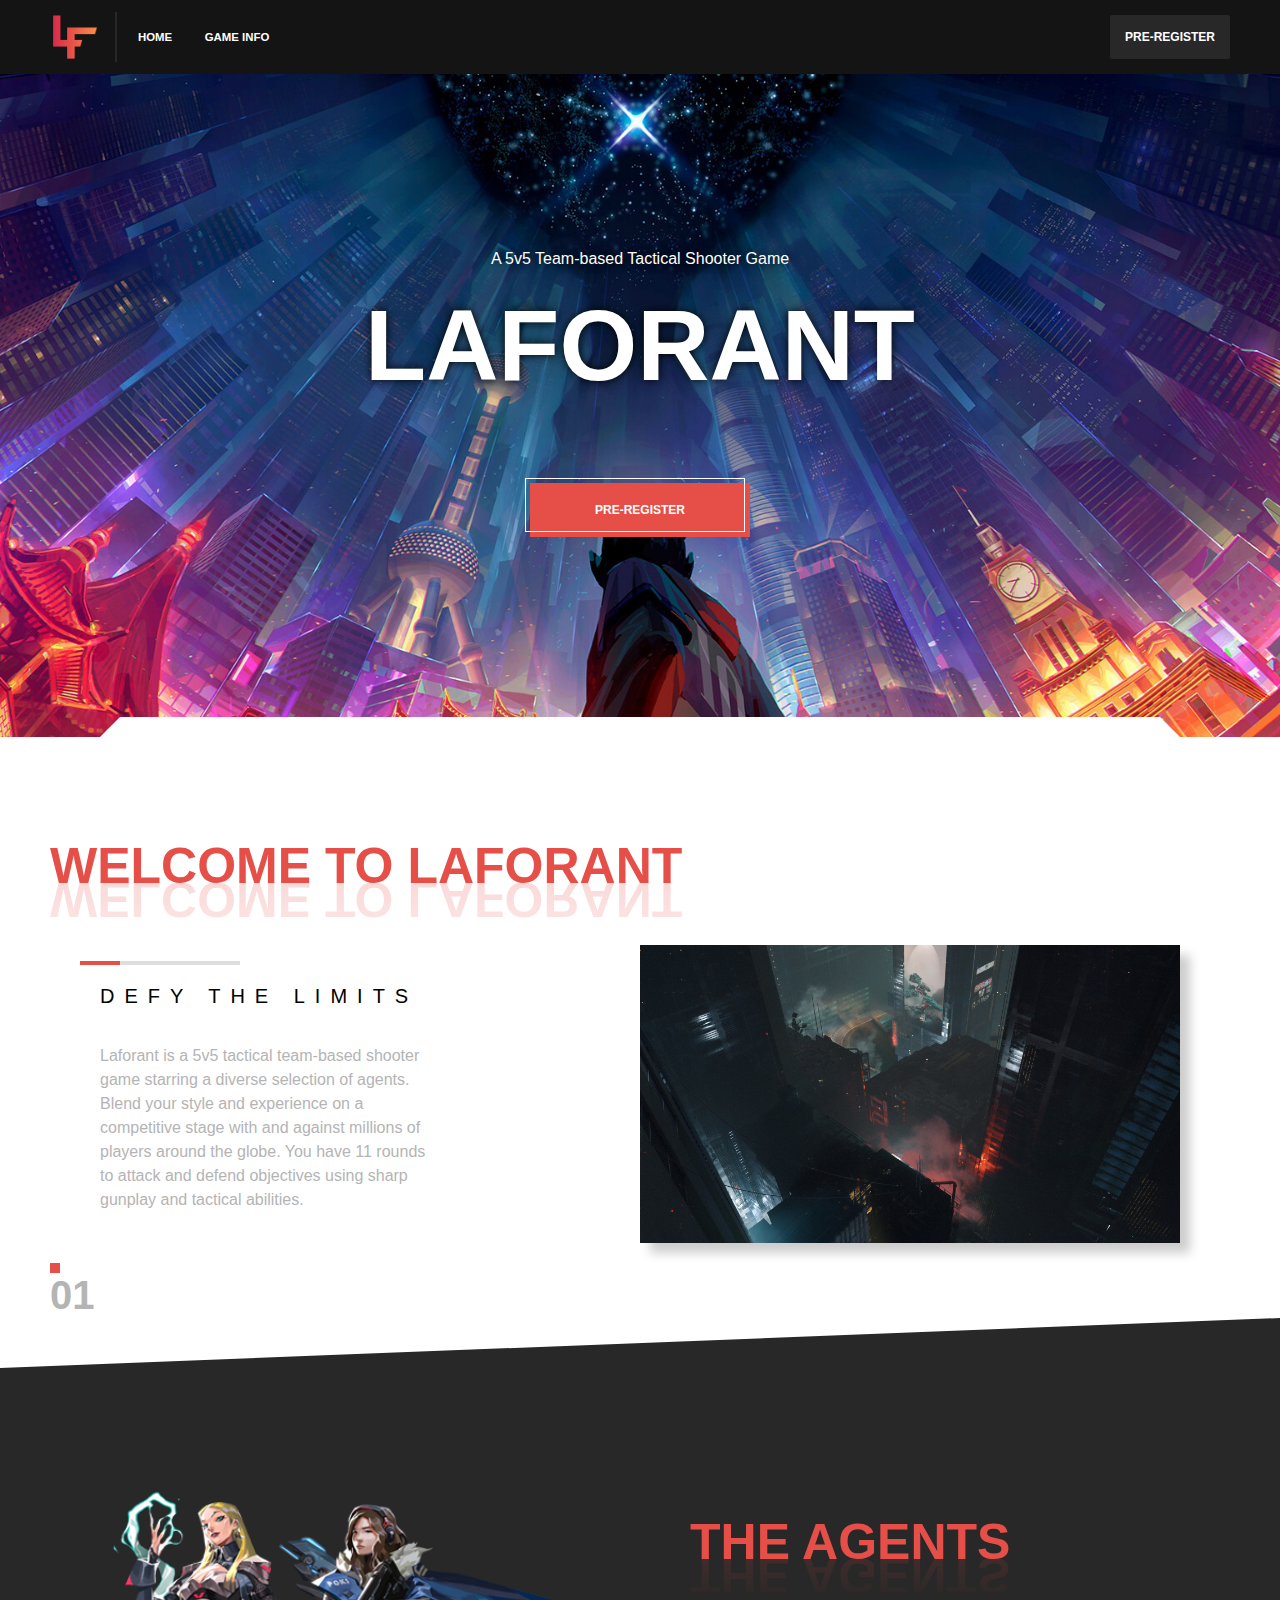
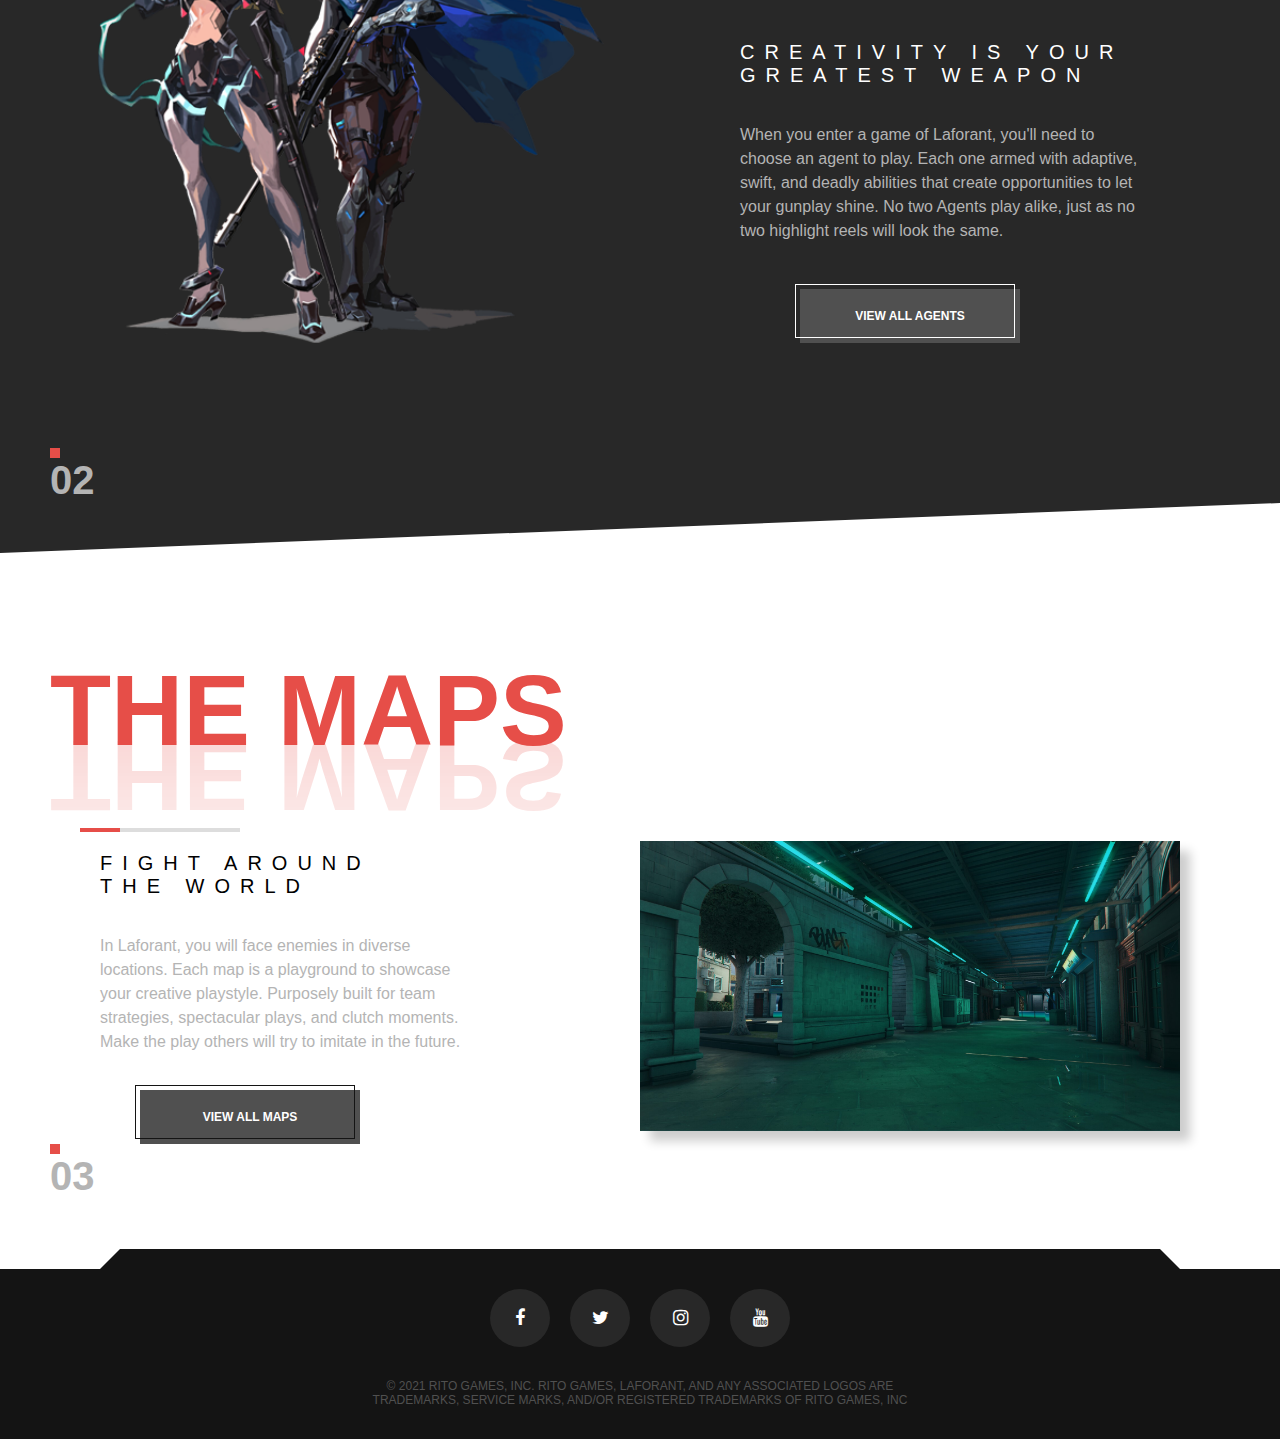
<file: index.html>
<!DOCTYPE html>
<html lang="en">
<head>
    <meta charset="UTF-8">
    <meta http-equiv="X-UA-Compatible" content="IE=edge">
    <meta name="viewport" content="width=device-width, initial-scale=1.0">
    <title>HOME</title>
    <link rel="stylesheet" href="index.css">
    <link rel="icon" href="./Assets/logoFix.png">
    <link rel="stylesheet" href="https://cdnjs.cloudflare.com/ajax/libs/font-awesome/4.7.0/css/font-awesome.min.css">
</head>
<body>
    <div class="nav">
        <div class="link">
            <div class="logo">
                <a href="index.html"><img src="./Assets/logoFix.png" alt=""></a>
            </div>
            <div class="line"></div>
            <a onclick="home()">HOME</a>
            <div class="dropdown">
                <a onclick="intro()" class="dropbtn">GAME INFO</a>
                <div class="dropctn">
                    <a onclick="agent()">AGENTS</a>
                    <a onclick="map()">MAPS</a>
                    <a href="specs.html">SPECS</a>
                </div>
            </div>
        </div>
        <div class="register">
            <a href="register.html">PRE-REGISTER</a>
        </div>
    </div>

    <div class="content">
        <div class="home" id="home">
            <p>A 5v5 Team-based Tactical Shooter Game</p>
            <h1>LAFORANT</h1>
            <div class="home-reg">
                <a href="register.html">PRE-REGISTER</a>
            </div>
            <div class="deco"></div>
        </div>

        <div class="intro" id="intro">
            <h1>WELCOME TO LAFORANT</h1>
            <div class="introctn">
                <div class="intro-txt">
                    <div class="chart">
                        <div class="fill"></div>
                        <div class="back"></div>
                    </div>
                    <h2>DEFY THE LIMITS</h2>
                    <p>Laforant is a 5v5 tactical team-based shooter <br>game starring a diverse selection of agents. <br>Blend your style and experience on a <br>competitive stage with and against millions of <br>players around the globe. You have 11 rounds <br>to attack and defend objectives using sharp <br>gunplay and tactical abilities.</p>
                </div>
                <div class="intro-img">
                    <img src="./Assets/darin-drvld-cam1-large.jpg" alt="">
                </div>
            </div>
            <div class="bottom-left">
                <p>01</p>
            </div>
        </div>

        <div class="agent" id="agent">
            <div class="slope"></div>
            <div class="agentctn">
                <div class="agent-img">
                    <img src="./Assets/charPreviewA.png" alt="">
                </div>
                <div class="agent-txt">
                    <h1>THE AGENTS</h1>
                    <h2>CREATIVITY IS YOUR <br>GREATEST WEAPON</h2>
                    <p>When you enter a game of Laforant, you'll need to <br>choose an agent to play. Each one armed with adaptive,<br> swift, and deadly abilities that create opportunities to let<br> your gunplay shine. No two Agents play alike, just as no<br> two highlight reels will look the same.</p>
                    <div class="agent-img2">
                        <img src="./Assets/charPreviewA.png" alt="">
                    </div>
                    <a href="agent.html">VIEW ALL AGENTS</a>
                </div>
            </div>
            <div class="bottom-left">
                <p>02</p>
            </div>
            <div class="slope2"></div>
        </div>

        <div class="map" id="map">
            <h1>THE MAPS</h1>
            <div class="mapctn">
                <div class="map-txt">
                    <div class="chart">
                        <div class="fill"></div>
                        <div class="back"></div>
                    </div>
                    <h2>FIGHT AROUND <br>THE WORLD</h2>
                    <p>In Laforant, you will face enemies in diverse<br> locations. Each map is a playground to showcase<br> your creative playstyle. Purposely built for team<br> strategies, spectacular plays, and clutch moments.<br> Make the play others will try to imitate in the future.</p>
                    <div class="map-img2">
                        <img src="./Assets/peter-tran-007.jpg" alt="">
                    </div>
                    <a href="maps.html">VIEW ALL MAPS</a>
                </div>
                <div class="map-img">
                    <img src="./Assets/peter-tran-007.jpg" alt="">
                </div>
            </div>
            <div class="bottom-left">
                <p>03</p>
            </div>
            <div class="deco2"></div>
        </div>
    </div>

    <div class="footer">
        <div class="sosmed">
            <a href="https://www.facebook.com/" target="_blank" class="fa fa-facebook"></a>
            <a href="https://twitter.com/home" target="_blank" class="fa fa-twitter"></a>
            <a href="https://www.instagram.com/" target="_blank" class="fa fa-instagram"></a>
            <a href="https://www.youtube.com/" target="_blank" class="fa fa-youtube"></a>
        </div>
        <div class="footer-txt">
            <p>&copy 2021 RITO GAMES, INC. RITO GAMES, LAFORANT, AND ANY ASSOCIATED LOGOS ARE <br>TRADEMARKS, SERVICE MARKS, AND/OR REGISTERED TRADEMARKS OF RITO GAMES, INC</p>
        </div>
    </div>
    
    <script src="index.js"></script>
</body>
</html>
</file>
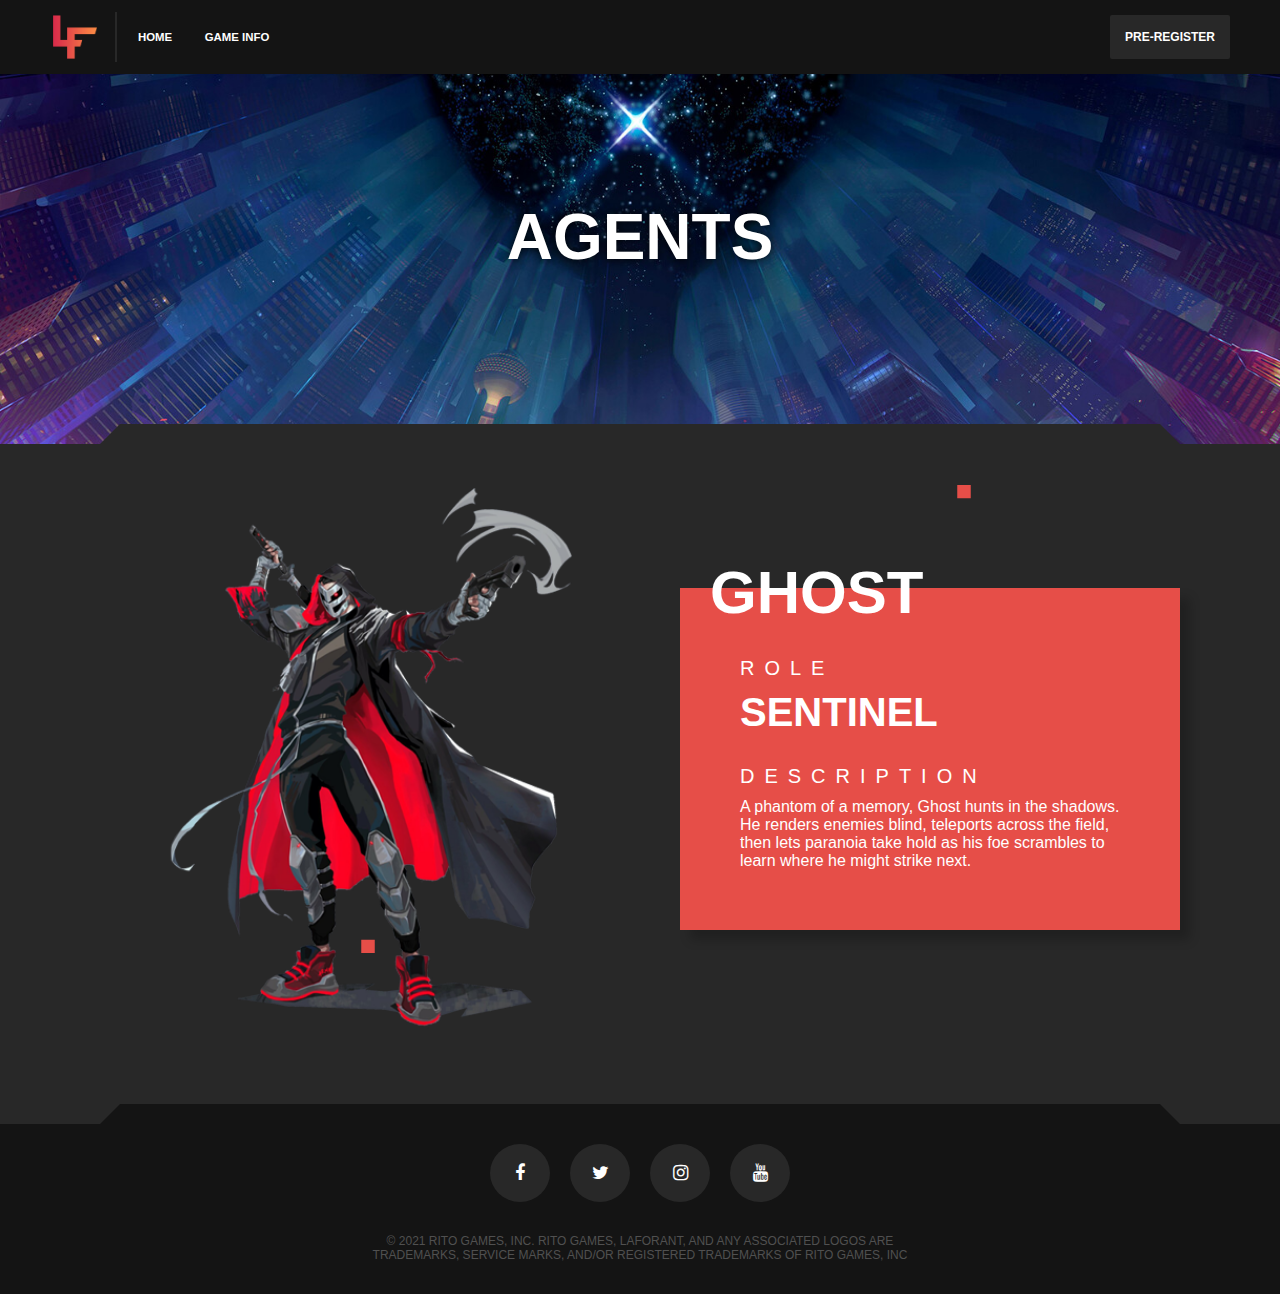
<file: agent.html>
<!DOCTYPE html>
<html lang="en">
<head>
    <meta charset="UTF-8">
    <meta http-equiv="X-UA-Compatible" content="IE=edge">
    <meta name="viewport" content="width=device-width, initial-scale=1.0">
    <title>AGENTS</title>
    <script src="jquery-3.5.1.min.js"></script>
    <link rel="stylesheet" href="agent.css">
    <link rel="icon" href="./Assets/logoFix.png">
    <link rel="stylesheet" href="https://cdnjs.cloudflare.com/ajax/libs/font-awesome/4.7.0/css/font-awesome.min.css">
</head>
<body>
    <div class="nav">
        <div class="link">
            <div class="logo">
                <a href="index.html"><img src="./Assets/logoFix.png" alt=""></a>
            </div>
            <div class="line"></div>
            <a href="index.html">HOME</a>
            <div class="dropdown">
                <a href="#" class="dropbtn">GAME INFO</a>
                <div class="dropctn">
                    <a href="agent.html">AGENTS</a>
                    <a href="maps.html">MAPS</a>
                    <a href="specs.html">SPECS</a>
                </div>
            </div>
        </div>
        <div class="register">
            <a href="register.html">PRE-REGISTER</a>
        </div>
    </div>

    <div class="content">
        <div class="banner">
            <h1>AGENTS</h1>
            <div class="deco"></div>
        </div>
        <div class="agentctn">
            <div class="container">
                <div class="ghost">
                    <img src="./Assets/char1A.png" alt="">
                </div>

                <div class="lena">
                    <img src="./Assets/char2A.png" alt="">
                </div>

                <div class="dean">
                    <img src="./Assets/char3A.png" alt="">
                </div>

                <div class="jack">
                    <img src="./Assets/char4A.png" alt="">
                </div>

                <div class="dawn">
                    <img src="./Assets/char5A.png" alt="">
                </div>
            </div>

            <div class="desc-slide">
                <div class="ghost description">
                    <h2>GHOST</h2>
                    <h4>ROLE</h4>
                    <h3>SENTINEL</h3>
                    <h4>DESCRIPTION</h4>
                    <p>A phantom of a memory, Ghost hunts in the shadows. He renders enemies blind, teleports across the field, then lets paranoia take hold as his foe scrambles to learn where he might strike next.</p>
                </div>

                <div class="lena description">
                    <h2>LENA</h2>
                    <h4>ROLE</h4>
                    <h3>INITIATOR</h3>
                    <h4>DESCRIPTION</h4>
                    <p>Born from the eternal winter of Russia's tundra, Lena tracks, finds, and eliminates enemies with ruthless efficiency and precision. Her custom bow and incredible scouting abilities ensure that even if you run, you cannot hide.</p>
                </div>

                <div class="dean description">
                    <h2>DEAN</h2>
                    <h4>ROLE</h4>
                    <h3>CONTROLLER</h3>
                    <h4>DESCRIPTION</h4>
                    <p>The Chinese information broker, Dean is a one-man surveillance network who keeps tabs on the enemy's every move. No secret is safe. No maneuver goes unseen. Dean is always watching.</p>
                </div>

                <div class="jack description">
                    <h2>JACK</h2>
                    <h4>ROLE</h4>
                    <h3>INITIATOR</h3>
                    <h4>DESCRIPTION</h4>
                    <p>Jack explodes out of Brazil with his big personality and big guns. With his blunt-force-trauma playstyle, he excels at flushing entrenched enemies and clearing tight spaces with a generous dose of “boom.”</p>
                </div>

                <div class="dawn description">
                    <h2>DAWN</h2>
                    <h4>ROLE</h4>
                    <h3>SENTINEL</h3>
                    <h4>DESCRIPTION</h4>
                    <p>The stronghold of Spain, Dawn creates safety for herself and her team wherever she goes. Able to revive fallen friends and stave off aggressive pushes, she provides a calm center to a hellish fight.</p>
                </div>
            </div>
            
            <br>
        </div>
        <!-- <div class="buttons">
            <span class="dot" id="btneve">01</span>
            <span class="dot" id="btndean">02</span>
            <span class="dot" id="btnlena">03</span>
            <span class="dot" id="btnjack">04</span>
            <span class="dot" id="btndawn">05</span>
        </div> -->
        <div class="deco2"></div>
    </div>

    <div class="footer">
        <div class="sosmed">
            <a href="https://www.facebook.com/" target="_blank" class="fa fa-facebook"></a>
            <a href="https://twitter.com/home" target="_blank" class="fa fa-twitter"></a>
            <a href="https://www.instagram.com/" target="_blank" class="fa fa-instagram"></a>
            <a href="https://www.youtube.com/" target="_blank" class="fa fa-youtube"></a>
        </div>
        <div class="footer-txt">
            <p>&copy 2021 RITO GAMES, INC. RITO GAMES, LAFORANT, AND ANY ASSOCIATED LOGOS ARE <br>TRADEMARKS, SERVICE MARKS, AND/OR REGISTERED TRADEMARKS OF RITO GAMES, INC</p>
        </div>
    </div>
    
    <script src="agent.js"></script>
</body>
</html>
</file>
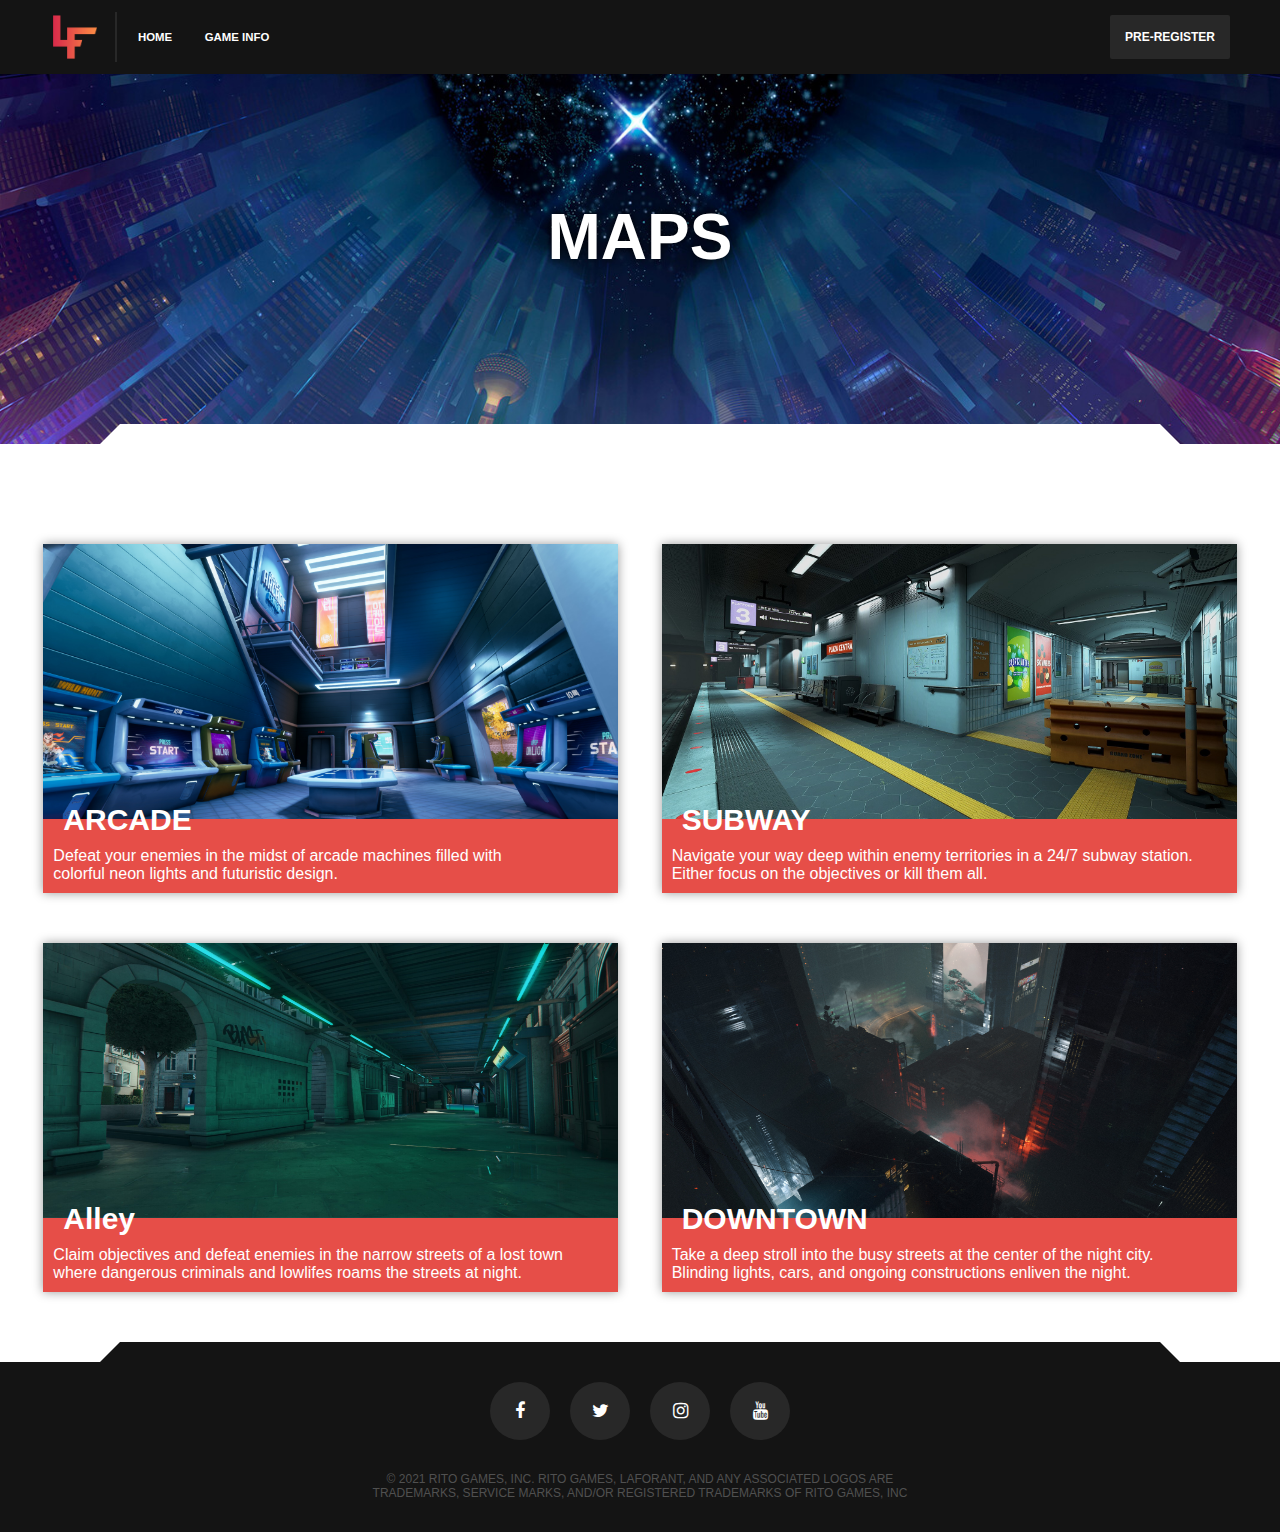
<file: maps.html>
<!DOCTYPE html>
<html lang="en">
<head>
    <meta charset="UTF-8">
    <meta http-equiv="X-UA-Compatible" content="IE=edge">
    <meta name="viewport" content="width=device-width, initial-scale=1.0">
    <title>MAPS</title>
    <link rel="stylesheet" href="maps.css">
    <link rel="icon" href="./Assets/logoFix.png">
    <link rel="stylesheet" href="https://cdnjs.cloudflare.com/ajax/libs/font-awesome/4.7.0/css/font-awesome.min.css">
</head>
<body>
    <div class="nav">
        <div class="link">
            <div class="logo">
                <a href="index.html"><img src="./Assets/logoFix.png" alt=""></a>
            </div>
            <div class="line"></div>
            <a href="index.html">HOME</a>
            <div class="dropdown">
                <a href="#" class="dropbtn">GAME INFO</a>
                <div class="dropctn">
                    <a href="agent.html">AGENTS</a>
                    <a href="maps.html">MAPS</a>
                    <a href="specs.html">SPECS</a>
                </div>
            </div>
        </div>
        <div class="register">
            <a href="register.html">PRE-REGISTER</a>
        </div>
    </div>

    <div class="content">
        <div class="banner">
            <div class="title-maps">
                <h1>MAPS</h1>
            </div>
            <div class="deco"></div>
        </div>

        <div class="map-contents">
            <div class="first-row">
                <div class="map-container">
                    <img src="Assets/joshua-llorente-15.jpg">
                    <div class="map-description">
                        <h2>ARCADE</h2>
                        <p>Defeat your enemies in the midst of arcade machines filled with <br>colorful neon lights and futuristic design.</p>
                    </div>
                </div>
                <div class="map-container">
                    <img src="Assets/benjamin-roach-upsurge-studios-pavlovvr-screenshot-station-06.jpg">
                    <div class="map-description">
                        <h2>SUBWAY</h2>
                        <p>Navigate your way deep within enemy territories in a 24/7 subway station. <br>Either focus on the objectives or kill them all.</p>
                    </div>
                </div>
            </div>
            <div class="second-row">
                <div class="map-container">
                    <img src="Assets/peter-tran-007.jpg">
                    <div class="map-description">
                        <h2>Alley</h2>
                        <p>Claim objectives and defeat enemies in the narrow streets of a lost town <br>where dangerous criminals and lowlifes roams the streets at night.</p>
                    </div>
                </div>
                <div class="map-container">
                    <img src="Assets/darin-drvld-cam1-large.jpg">
                    <div class="map-description">
                        <h2>DOWNTOWN</h2>
                        <p>Take a deep stroll into the busy streets at the center of the night city. <br>Blinding lights, cars, and ongoing constructions enliven the night.</p>
                    </div>
                </div>
            </div>
        </div>
        <div class="deco2"></div>
    </div>

    <div class="footer">
        <div class="sosmed">
            <a href="https://www.facebook.com/" target="_blank" class="fa fa-facebook"></a>
            <a href="https://twitter.com/home" target="_blank" class="fa fa-twitter"></a>
            <a href="https://www.instagram.com/" target="_blank" class="fa fa-instagram"></a>
            <a href="https://www.youtube.com/" target="_blank" class="fa fa-youtube"></a>
        </div>
        <div class="footer-txt">
            <p>&copy 2021 RITO GAMES, INC. RITO GAMES, LAFORANT, AND ANY ASSOCIATED LOGOS ARE <br>TRADEMARKS, SERVICE MARKS, AND/OR REGISTERED TRADEMARKS OF RITO GAMES, INC</p>
        </div>
    </div>
</body>
</html>
</file>
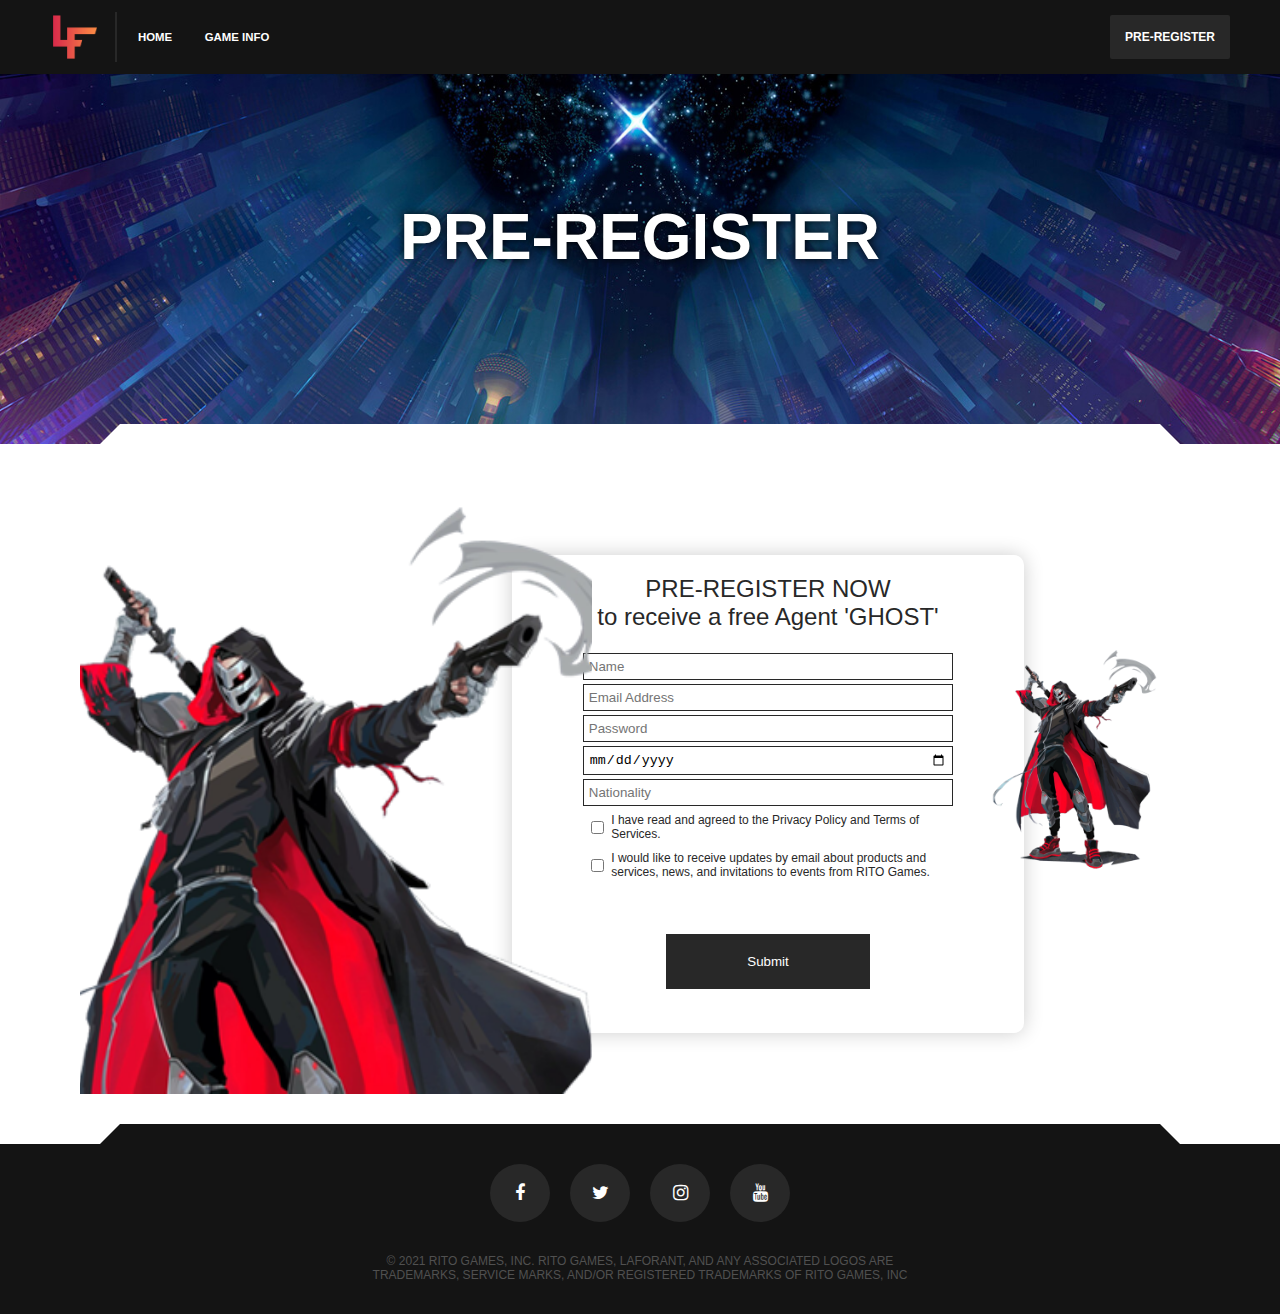
<file: register.html>
<!DOCTYPE html>
<html lang="en">
<head>
    <meta charset="UTF-8">
    <meta http-equiv="X-UA-Compatible" content="IE=edge">
    <meta name="viewport" content="width=device-width, initial-scale=1.0">
    <title>PRE-REGISTER</title>
    <link rel="stylesheet" href="register.css">
    <link rel="icon" href="./Assets/logoFix.png">
    <link rel="stylesheet" href="https://cdnjs.cloudflare.com/ajax/libs/font-awesome/4.7.0/css/font-awesome.min.css">
</head>
<body>
    <div class="nav">
        <div class="link">
            <div class="logo">
                <a href="index.html"><img src="./Assets/logoFix.png" alt=""></a>
            </div>
            <div class="line"></div>
            <a href="index.html">HOME</a>
            <div class="dropdown">
                <a href="#" class="dropbtn">GAME INFO</a>
                <div class="dropctn">
                    <a href="agent.html">AGENTS</a>
                    <a href="maps.html">MAPS</a>
                    <a href="specs.html">SPECS</a>
                </div>
            </div>
        </div>
        <div class="register">
            <a href="register.html">PRE-REGISTER</a>
        </div>
    </div>

    <div class="content">
        <div class="banner">
            <h1>PRE-REGISTER</h1>
            <div class="deco"></div>
        </div>
        <div class="form">
            <div class="form-img2"></div>
            <form action="index.html" method="post">
                <h2>PRE-REGISTER NOW <br>to receive a free Agent 'GHOST'</h2>
                <input type="text" name="name" id="name" placeholder="Name" required>
                <input type="email" name="email" id="email" placeholder="Email Address" required>
                <input type="password" name="password" id="password" placeholder="Password" required>
                <input type="date" name="dob" id="dob" required>
                <input type="text" name="nation" id="nation" placeholder="Nationality" required>
                <label>
                    <input type="checkbox" name="agree" id="agree" required>
                    <p>I have read and agreed to the Privacy Policy and Terms of Services.</p>
                </label>
                <label>
                    <input type="checkbox" name="news" id="news" required>
                    <p>I would like to receive updates by email about products and services, news, and invitations to events from RITO Games.</p>
                </label>
                <input type="submit" name="submit" id="submit">
                <div id="error"><div>error goes here</div></div>
            </form>
            <div class="form-img">
                <img src="./Assets/char1A.png" alt="">
            </div>
        </div>
        <div class="deco2"></div>
    </div>

    <div class="footer">
        <div class="sosmed">
            <a href="https://www.facebook.com/" target="_blank" class="fa fa-facebook"></a>
            <a href="https://twitter.com/home" target="_blank" class="fa fa-twitter"></a>
            <a href="https://www.instagram.com/" target="_blank" class="fa fa-instagram"></a>
            <a href="https://www.youtube.com/" target="_blank" class="fa fa-youtube"></a>
        </div>
        <div class="footer-txt">
            <p>&copy 2021 RITO GAMES, INC. RITO GAMES, LAFORANT, AND ANY ASSOCIATED LOGOS ARE <br>TRADEMARKS, SERVICE MARKS, AND/OR REGISTERED TRADEMARKS OF RITO GAMES, INC</p>
        </div>
    </div>
    
    <script src="register.js"></script>
</body>
</html>
</file>
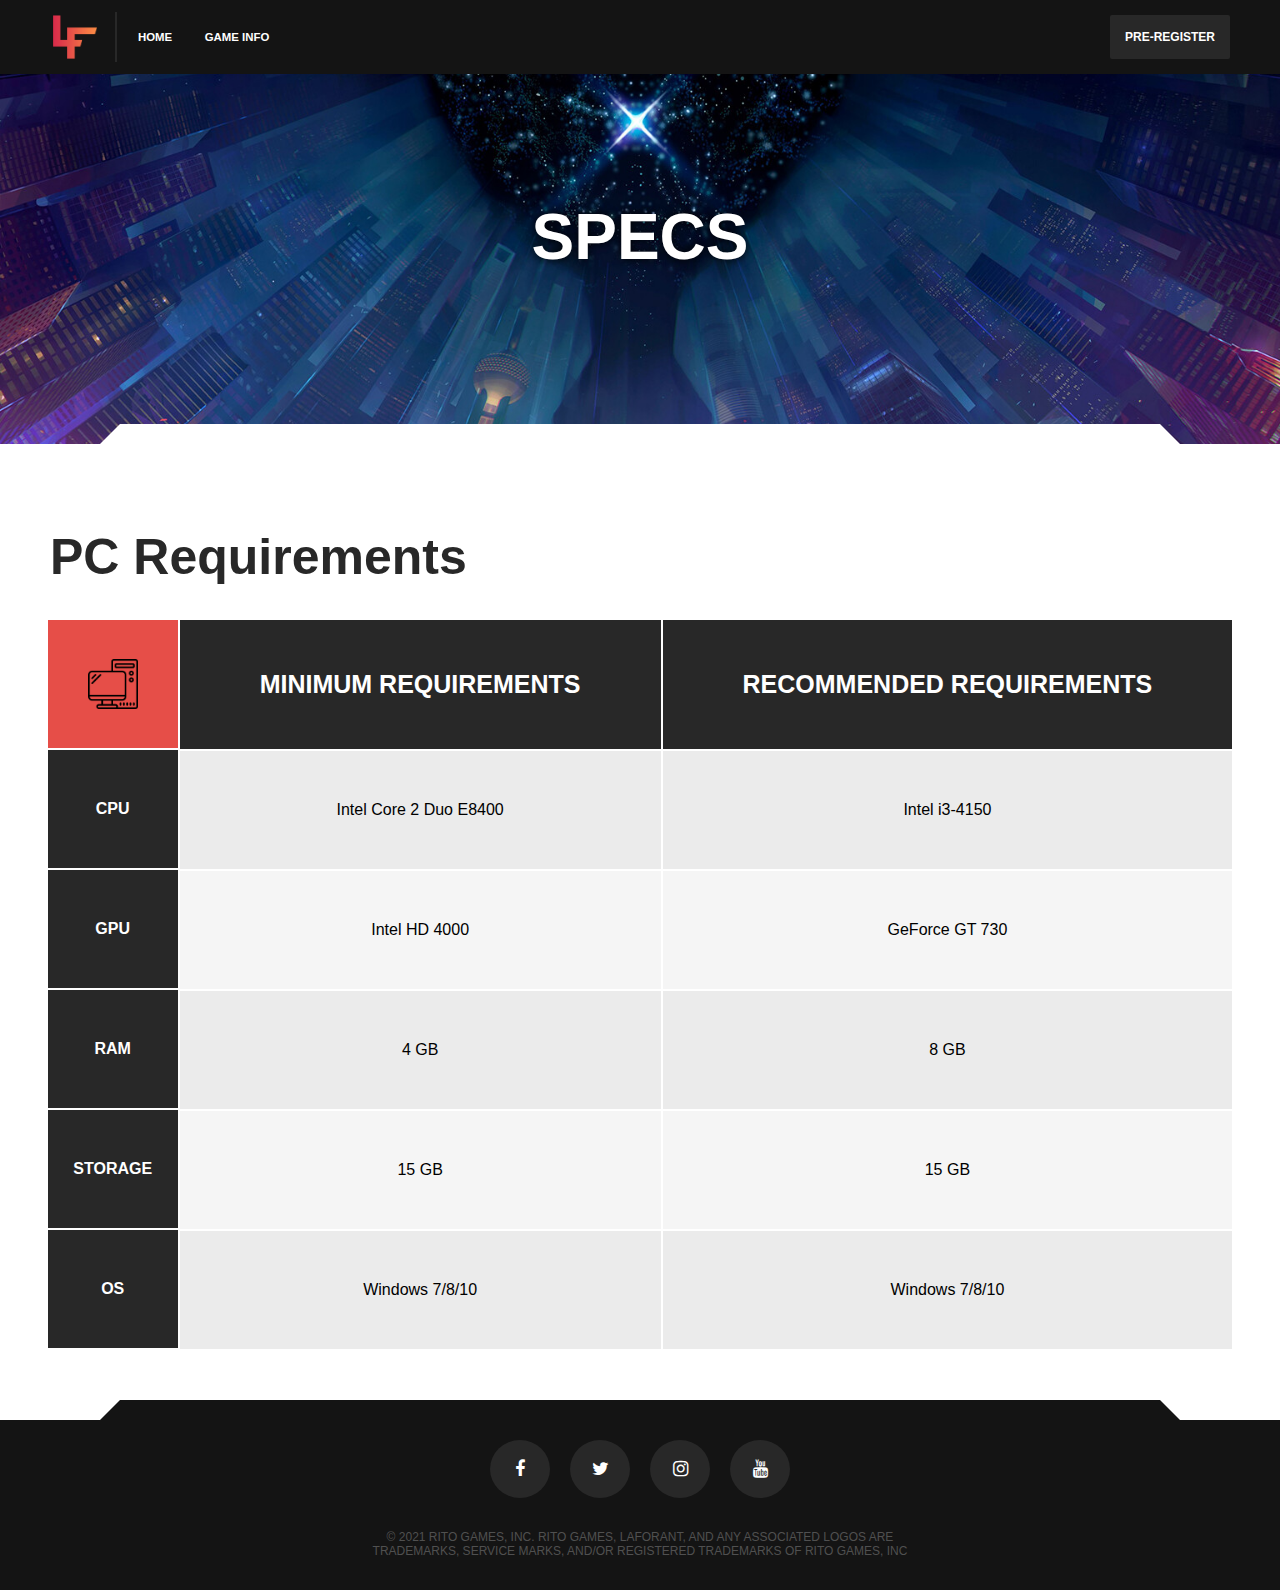
<file: specs.html>
<!DOCTYPE html>
<html lang="en">
<head>
    <meta charset="UTF-8">
    <meta http-equiv="X-UA-Compatible" content="IE=edge">
    <meta name="viewport" content="width=device-width, initial-scale=1.0">
    <title>SPECS</title>
    <link rel="stylesheet" href="specs.css">
    <link rel="icon" href="./Assets/logoFix.png">
    <link rel="stylesheet" href="https://cdnjs.cloudflare.com/ajax/libs/font-awesome/4.7.0/css/font-awesome.min.css">
</head>
<body>
    <div class="nav">
        <div class="link">
            <div class="logo">
                <a href="index.html"><img src="./Assets/logoFix.png" alt=""></a>
            </div>
            <div class="line"></div>
            <a href="index.html">HOME</a>
            <div class="dropdown">
                <a href="#" class="dropbtn">GAME INFO</a>
                <div class="dropctn">
                    <a href="agent.html">AGENTS</a>
                    <a href="maps.html">MAPS</a>
                    <a href="specs.html">SPECS</a>
                </div>
            </div>
        </div>
        <div class="register">
            <a href="register.html">PRE-REGISTER</a>
        </div>
    </div>

    <div class="content">
        <div class="banner">
            <div class="title-spec">
                <h1>SPECS</h1>
            </div>
            <div class="deco"></div>
        </div>
        <div class="title-sub">
            <h1>PC Requirements</h1>
        </div>
        <div class="real-specs">
            <div class="description">
                <img src="Assets/pc.png">
                <div class="desc-text">
                    <p>CPU</p>
                    <p>GPU</p>
                    <p>RAM</p>
                    <p>STORAGE</p>
                    <p>OS</p>
                </div>
            </div>
            <div class="minimum-specs">
                <h2>MINIMUM REQUIREMENTS</h2>
                <div class="cpu">
                    <p>Intel Core 2 Duo E8400</p>
                </div>
                <div class="gpu">
                    <p>Intel HD 4000</p>
                </div>
                <div class="ram">
                    <p>4 GB</p>
                </div>
                <div class="storage">
                    <p>15 GB</p>
                </div>
                <div class="os">
                    <p>Windows 7/8/10</p>
                </div>
            </div>
            <div class="recommended-specs">
                <h2>RECOMMENDED REQUIREMENTS</h2>
                <div class="cpu">
                    <p>Intel i3-4150</p>
                </div>
                <div class="gpu">
                    <p>GeForce GT 730</p>
                </div>
                <div class="ram">
                    <p>8 GB</p>
                </div>
                <div class="storage">
                    <p>15 GB</p>
                </div>
                <div class="os">
                    <p>Windows 7/8/10</p>
                </div>
            </div>
        </div>
        <div class="deco2"></div>
    </div>

    <div class="footer">
        <div class="sosmed">
            <a href="https://www.facebook.com/" target="_blank" class="fa fa-facebook"></a>
            <a href="https://twitter.com/home" target="_blank" class="fa fa-twitter"></a>
            <a href="https://www.instagram.com/" target="_blank" class="fa fa-instagram"></a>
            <a href="https://www.youtube.com/" target="_blank" class="fa fa-youtube"></a>
        </div>
        <div class="footer-txt">
            <p>&copy 2021 RITO GAMES, INC. RITO GAMES, LAFORANT, AND ANY ASSOCIATED LOGOS ARE <br>TRADEMARKS, SERVICE MARKS, AND/OR REGISTERED TRADEMARKS OF RITO GAMES, INC</p>
        </div>
    </div>
</body>
</html>
</file>
<file: index.css>
body{
    font-family: Arial, Helvetica, sans-serif;
    font-size: 16px;
    padding: 0px;
    margin: 0px;
    color: white;
    background-color: white;
    overflow-x: hidden;
}
html{
    scroll-behavior: smooth;
}
::-webkit-scrollbar{
    width: 10px;
}
::-webkit-scrollbar-track{
    background-color: rgb(20, 20, 20);
}
::-webkit-scrollbar-thumb{
    border-radius: 5px;
    border: 2px solid rgb(20, 20, 20);
    background-color: rgb(78, 78, 78);
}
::-webkit-scrollbar-thumb:hover{
    background-color: rgb(230, 78, 72);
}

.nav{
    position: fixed;
    display: flex;
    width: 100%;
    background-color: rgb(20, 20, 20);
    z-index: 999;
}
.link{
    display: flex;
    justify-content: flex-start;
    width: 50%;
    margin: 0px 0px 0px 50px;
}
.link a{
    font-size: 12px;
    font-weight: bold;
    color: white;
    text-decoration: none;
    padding: 30px 10px;
    margin: 0px 10px;
    cursor: pointer;
    transform: scale(0.95,0.95);
    transition: ease-in-out 200ms;
}
.link a:hover{
    transform: scale(1,1);
    color: rgb(230, 78, 72);
}
.logo{
    display: flex;
    align-items: center;
    justify-content: center;
}
.logo a{
    display: block;
    padding: 0px;
    margin: 0px;
}
.logo img{
    display: block;
    width: 50px;
}
.nav .line{
    display: block;
    align-self: center;
    height: 50px;
    width: 2px;
    margin: 0px 0px 0px 15px;
    background-color: rgb(40, 40, 40);
}
.dropdown{
    display: block;
    align-items: center;
    justify-content: center;
}
.dropctn{
    display: none;
    position: fixed;
    background-color: rgb(20, 20, 20);
    min-width: 200px;
    padding: 0px 0px 5px 0px;
}
.dropdown a{
    text-align: center;
    margin: 0px;
}
.dropbtn{
    display: flex;
}
.dropctn a{
    display: block;
    text-align: left;
    padding: 10px;
    margin: 0px 5px;
}
.dropdown:hover .dropctn{
    display: block;
}
.dropdown:hover .dropctn a:hover{
    color: white;
    background-color: rgb(40, 40, 40);
}
.dropdown:hover .dropbtn{
    color: rgb(230, 78, 72);
    transform: scale(1,1);
}
.register{
    display: flex;
    align-items: center;
    justify-content: flex-end;
    width: 50%;
    margin: 0px 50px 0px 0px;
}
.register a{
    font-size: 12px;
    font-weight: bold;
    color: white;
    text-decoration: none;
    text-align: center;
    padding: 15px;
    border-radius: 2px;
    background-color: rgb(40, 40, 40);
    transition: ease-in-out 200ms;
}
.register a:hover{
    background-color: rgb(230, 78, 72);
}
@media screen and (max-width: 426px) {
    .nav .line{
        margin: 0px 0px 0px 5px;
    }
    .link{
        margin: 0px 0px 0px 5px;
    }
    .register{
        margin: 0px 5px 0px 0px;
    }
    .link a{
        font-size: 10px;
    }
    .register a{
        font-size: 10px;
    }
}

.content{
    display: block;
}

.home{
    display: block;
    margin: 0px;
    padding: 0px;
    background: url(./Assets/worlds.jpg) 50% 50% no-repeat;
    background-size: cover;
    background-attachment: fixed;
}
.home p{
    display: block;
    text-align: center;
    margin: 0px;
    padding: 250px 0px 20px 0px;
    text-shadow: 0px 0px 10px black;
}
.home h1{
    display: block;
    text-align: center;
    margin: 0px;
    padding: 0px 0px 0px 0px;
    font-family: 'a Atmospheric', Arial, Helvetica, sans-serif;
    font-size: 100px;
    text-shadow: 0px 0px 10px black;
}
.home-reg{
    display: flex;
    align-items: center;
    justify-content: center;
    margin: 0px;
    padding: 80px 0px 180px 0px;
}
.home-reg a{
    text-align: center;
    font-size: 12px;
    font-weight: bold;
    text-decoration: none;
    padding: 20px 0px;
    width: 220px;
    color: white;
    background-color: rgb(230, 78, 72);
    transition: ease-in-out 200ms;
}
.home-reg a:hover{
    background-color: rgb(20, 20, 20);
}
.home-reg a::before{
    content: "";
    display: block;
    position: absolute;
    margin: -25px -5px;
    padding: 26px 0px;
    width: 220px;
    box-sizing: border-box;
    border: 1px solid white;
}
.deco{
    display: block;
    margin: 0px 100px;
    border-bottom: 20px solid white;
    border-left: 20px solid transparent;
    border-right: 20px solid transparent;
    box-sizing: border-box;
}
@media screen and (max-width: 426px) {
    .home h1{
        font-size: 3em;
    }
}

.intro{
    display: block;
}
.intro h1{
    display: block;
    margin: 0px;
    padding: 100px 0px 50px 50px;
    font-size: 50px;
    font-weight: bold;
    font-family: 'a Atmospheric', Arial, Helvetica, sans-serif;
    color: rgb(230, 78, 72);
    -webkit-box-reflect: below -125px linear-gradient(to bottom, rgba(0, 0, 0, 0.0), rgba(0, 0, 0, 0.3));
}
.introctn{
    display: flex;
    align-items: center;
    justify-content: center;
    padding: 0px 100px 20px 100px;
}
.intro-txt{
    display: flex;
    flex-direction: column;
    width: 50%;
}
.chart{
    display: flex;
    margin: 0px 0px 0px -20px;
}
.fill{
    display: block;
    width: 40px;
    height: 4px;
    background-color: rgb(230, 78, 72);
}
.back{
    display: block;
    width: 120px;
    height: 4px;
    background-color: rgb(221, 221, 221);
}
.intro-txt h2{
    display: block;
    margin: 0px;
    padding: 20px 0px 20px 0px;
    font-size: 20px;
    font-weight: lighter;
    text-align: left;
    letter-spacing: 10px;
    color: black;
}
.intro-txt p{
    display: block;
    text-align: left;
    line-height: 24px;
    padding: 0px 0px 0px 0px;
    color: rgb(180, 180, 180);
}
.intro-img{
    display: flex;
    align-items: center;
    justify-content: center;
    width: 50%;
}
.intro-img img{
    width: 100%;
    box-shadow: 10px 10px 10px rgba(0, 0, 0, 0.2);
}
.bottom-left p{
    display: block;
    margin: 0px;
    padding: 0px 0px 0px 50px;
    font-family: 'a Atmospheric', Arial, Helvetica, sans-serif;
    font-size: 40px;
    font-weight: bold;
    color: rgb(180, 180, 180);
}
.bottom-left p::before{
    content: "";
    display: block;
    width: 10px;
    height: 10px;
    background-color: rgb(230, 78, 72);
}
@media screen and (max-width: 800px) {
    .introctn{
        flex-direction: column;
    }
    .intro-txt{
        width: 100%;
    }
    .intro-txt br{
        display: none;
    }
    .intro h1{
        font-size: 40px;
        -webkit-box-reflect: below -120px linear-gradient(to bottom, rgba(0, 0, 0, 0.0), rgba(0, 0, 0, 0.3));
    }
    .intro-img{
        width: 100%;
    }
}
@media screen and (max-width: 426px) {
    .intro h1{
        padding: 100px 0px 50px 20px;
    }
    .introctn{
        flex-direction: column;
        padding: 0px 20px 20px 20px;
    }
}

.slope{
    display: block;
    margin: 0px;
    padding: 0px;
    border-top: 50px solid white;
    border-right: 100vw solid transparent;
    box-sizing: border-box;
}
.agent{
    display: block;
    background: url(./Assets/boxbg.png) 0% 50% no-repeat;
    background-size: cover;
    background-attachment: fixed;
    background-color: rgb(40, 40, 40);
}
.agentctn{
    display: flex;
    align-items: center;
    justify-content: center;
    padding: 40px 0px 0px 0px;
}
.agent-img{
    display: flex;
    align-items: center;
    justify-content: center;
    padding: 0px;
    width: 50%;
}
.agent-img img{
    margin: -100px 0px 100px 0px;
    width: 100%;
}
.agent-img2{
    display: none;
}
.agent-txt{
    display: flex;
    flex-direction: column;
    width: 50%;
}
.agent-txt h1{
    display: block;
    margin: 0px;
    padding: 0px 0px 50px 50px;
    font-size: 50px;
    font-weight: bold;
    font-family: 'a Atmospheric', Arial, Helvetica, sans-serif;
    color: rgb(230, 78, 72);
    -webkit-box-reflect: below -125px linear-gradient(to bottom, rgba(0, 0, 0, 0.0), rgba(0, 0, 0, 0.3));
}
.agent-txt h2{
    display: block;
    margin: 0px;
    padding: 20px 0px 20px 100px;
    font-size: 20px;
    font-weight: lighter;
    text-align: left;
    letter-spacing: 10px;
    color: white;
}
.agent-txt p{
    display: block;
    text-align: left;
    line-height: 24px;
    padding: 0px 0px 0px 100px;
    color: rgb(180, 180, 180);
}
.agent-txt a{
    display: block;
    margin: 30px 0px 0px 160px;
    padding: 20px 0px;
    width: 220px;
    text-align: center;
    font-size: 12px;
    font-weight: bold;
    text-decoration: none;
    color: white;
    background-color: rgb(80, 80, 80);
    transition: ease-in-out 200ms;
}
.agent-txt a::before{
    content: "";
    display: block;
    position: absolute;
    margin: -25px -5px;
    padding: 26px 0px;
    width: 220px;
    background-color: transparent;
    border: 1px solid white;
    box-sizing: border-box;
}
.agent-txt a:hover{
    background-color: rgb(230, 78, 72);
}
.slope2{
    display: block;
    margin: 0px;
    padding: 0px;
    border-bottom: 50px solid white;
    border-left: 100vw solid transparent;
    box-sizing: border-box;
}
@media screen and (max-width: 800px) {
    .agentctn{
        flex-direction: column;
    }
    .agent-img{
        display: none;
    }
    .agent-txt{
        width: 100%;
    }
    .agent-txt h2{
        padding: 20px 0px 20px 80px;
    }
    .agent-txt p{
        padding: 0px 80px;
    }
    .agent-txt p br{
        display: none;
    }
    .agent-txt a{
        align-self: center;
        margin: -100px 0px 50px 0px;
    }
    .agent-img2{
        display: flex;
        align-items: center;
        justify-content: center;
        padding: 0px;
        width: 100%;
    }
    .agent-img2 img{
        margin: -150px 0px 0px 0px;
        width: 80%;
    }
}
@media screen and (max-width: 426px) {
    .agent-txt h2{
        padding: 20px 0px 20px 20px;
    }
    .agent-txt p{
        padding: 0px 20px 0px 20px;
    }
    .agent-img2 img{
        margin: -100px 0px 0px 0px;
        width: 90%;
    }
}

.map{
    display: block;
}
.map h1{
    display: block;
    margin: 0px;
    padding: 100px 0px 50px 50px;
    font-size: 100px;
    font-weight: bold;
    font-family: 'a Atmospheric', Arial, Helvetica, sans-serif;
    color: rgb(230, 78, 72);
    -webkit-box-reflect: below -150px linear-gradient(to bottom, rgba(0, 0, 0, 0.0), rgba(0, 0, 0, 0.3));
}
.mapctn{
    display: flex;
    align-items: center;
    justify-content: center;
    padding: 10px 100px 0px 100px;
}
.map-txt{
    display: flex;
    flex-direction: column;
    width: 50%;
}
.map-txt h2{
    display: block;
    margin: 0px;
    padding: 20px 0px 20px 0px;
    font-size: 20px;
    font-weight: lighter;
    text-align: left;
    letter-spacing: 10px;
    color: black;
}
.map-txt p{
    display: block;
    text-align: left;
    line-height: 24px;
    padding: 0px 0px 0px 0px;
    color: rgb(180, 180, 180);
}
.map-txt a{
    display: block;
    align-self: flex-start;
    margin: 20px 0px 0px 40px;
    padding: 20px 0px;
    width: 220px;
    text-align: center;
    font-size: 12px;
    font-weight: bold;
    text-decoration: none;
    color: white;
    background-color: rgb(80, 80, 80);
    transition: ease-in-out 200ms;
}
.map-txt a::before{
    content: "";
    display: block;
    position: absolute;
    margin: -25px -5px;
    padding: 26px 0px;
    width: 220px;
    background-color: transparent;
    border: 1px solid rgb(20, 20, 20);
    box-sizing: border-box;
}
.map-txt a:hover{
    background-color: rgb(230, 78, 72);
}
.map-img{
    display: flex;
    align-items: center;
    justify-content: center;
    padding: 0px;
    width: 50%;
}
.map-img img{
    width: 100%;
    box-shadow: 10px 10px 10px rgba(0, 0, 0, 0.2);
}
.map-img2{
    display: none;
}
.deco2{
    display: block;
    margin: 50px 100px 0px 100px;
    border-bottom: 20px solid rgb(20, 20, 20);
    border-left: 20px solid transparent;
    border-right: 20px solid transparent;
    box-sizing: border-box;
}
@media screen and (max-width: 800px) {
    .mapctn{
        flex-direction: column;
    }
    .map-txt{
        width: 100%;
    }
    .map-txt p br{
        display: none;
    }
    .map-txt a{
        align-self: center;
        margin: -70px 0px 30px 0px;
    }
    .map-txt a::before{
        border: 1px solid white;
    }
    .map-img{
        display: none;
    }
    .map-img2{
        display: flex;
        align-items: center;
        justify-content: center;
        padding: 0px;
        width: 100%;
    }
    .map-img2 img{
        width: 100%;
    }
}
@media screen and (max-width: 426px) {
    .map h1{
        padding: 100px 0px 20px 20px;
        font-size: 80px;
        -webkit-box-reflect: below -80px linear-gradient(to bottom, rgba(0, 0, 0, 0.0), rgba(0, 0, 0, 0.3));
    }
    .mapctn{
        padding: 10px 20px 0px 20px;
    }
}

.footer{
    display: block;
    background-color: rgb(20, 20, 20);
}
.sosmed{
    display: flex;
    align-items: center;
    justify-content: center;
    padding: 20px 0px 0px 0px;
}
.sosmed a{
    font-size: 18px;
}
.fa{
    padding: 20px;
    width: 20px;
    text-align: center;
    text-decoration: none;
    margin: 0px 10px;
    border-radius: 50%;
    transition: ease-in-out 200ms;
}
.fa:hover{
    background: rgb(230, 78, 72);
}
.fa-facebook{
    color: white;
    background: rgb(40, 40, 40);
}
.fa-twitter{
    color: white;
    background: rgb(40, 40, 40);
}
.fa-instagram{
    color: white;
    background: rgb(40, 40, 40);
}
.fa-youtube{
    color: white;
    background: rgb(40, 40, 40);
}
.footer-txt{
    display: block;
    text-align: center;
    padding: 20px 0px;
}
.footer-txt p{
    display: block;
    font-size: 12px;
    color: rgb(80, 80, 80);
}
@media screen and (max-width: 426px) {
    .footer-txt p{
        font-size: 8px;
    }
}
</file>
<file: agent.css>
body{
    font-family: Arial, Helvetica, sans-serif;
    font-size: 16px;
    padding: 0px;
    margin: 0px;
    color: white;
    background-color: white;
    overflow-x: hidden;
}
html{
    scroll-behavior: smooth;
}
::-webkit-scrollbar{
    width: 10px;
}
::-webkit-scrollbar-track{
    background-color: rgb(20, 20, 20);
}
::-webkit-scrollbar-thumb{
    border-radius: 5px;
    border: 2px solid rgb(20, 20, 20);
    background-color: rgb(78, 78, 78);
}
::-webkit-scrollbar-thumb:hover{
    background-color: rgb(230, 78, 72);
}

.nav{
    position: fixed;
    display: flex;
    width: 100%;
    background-color: rgb(20, 20, 20);
    z-index: 999;
}
.link{
    display: flex;
    justify-content: flex-start;
    width: 50%;
    margin: 0px 0px 0px 50px;
}
.link a{
    font-size: 12px;
    font-weight: bold;
    color: white;
    text-decoration: none;
    padding: 30px 10px;
    margin: 0px 10px;
    cursor: pointer;
    transform: scale(0.95,0.95);
    transition: ease-in-out 200ms;
}
.link a:hover{
    transform: scale(1,1);
    color: rgb(230, 78, 72);
}
.logo{
    display: flex;
    align-items: center;
    justify-content: center;
}
.logo a{
    display: block;
    padding: 0px;
    margin: 0px;
}
.logo img{
    display: block;
    width: 50px;
}
.nav .line{
    display: block;
    align-self: center;
    height: 50px;
    width: 2px;
    margin: 0px 0px 0px 15px;
    background-color: rgb(40, 40, 40);
}
.dropdown{
    display: block;
    align-items: center;
    justify-content: center;
}
.dropctn{
    display: none;
    position: fixed;
    background-color: rgb(20, 20, 20);
    min-width: 200px;
    padding: 0px 0px 5px 0px;
}
.dropdown a{
    text-align: center;
    margin: 0px;
}
.dropbtn{
    display: flex;
}
.dropctn a{
    display: block;
    text-align: left;
    padding: 10px;
    margin: 0px 5px;
}
.dropdown:hover .dropctn{
    display: block;
}
.dropdown:hover .dropctn a:hover{
    color: white;
    background-color: rgb(40, 40, 40);
}
.dropdown:hover .dropbtn{
    color: rgb(230, 78, 72);
    transform: scale(1,1);
}
.register{
    display: flex;
    align-items: center;
    justify-content: flex-end;
    width: 50%;
    margin: 0px 50px 0px 0px;
}
.register a{
    font-size: 12px;
    font-weight: bold;
    color: white;
    text-decoration: none;
    text-align: center;
    padding: 15px;
    border-radius: 2px;
    background-color: rgb(40, 40, 40);
    transition: ease-in-out 200ms;
}
.register a:hover{
    background-color: rgb(230, 78, 72);
}

.content{
    display: block;
    background: url(./Assets/boxbg.png) 0% 80% no-repeat;
    background-size: contain;
    background-color: rgb(40, 40, 40);
}
.banner{
    display: block;
    background: url(./Assets/worlds.jpg) 50% 50% no-repeat;
    background-size: cover;
    background-attachment: fixed;
}
.banner h1{
    display: block;
    margin: 0px 0px;
    padding: 200px 0px 150px 0px;
    text-align: center;
    font-family: 'a Atmospheric', Arial, Helvetica, sans-serif;
    font-size: 4em;
    text-shadow: 0px 0px 10px black;
}
.deco{
    display: block;
    margin: 0px 100px;
    border-bottom: 20px solid rgb(40, 40, 40);
    border-left: 20px solid transparent;
    border-right: 20px solid transparent;
    box-sizing: border-box;
}

.agentctn{
    display: flex;
    align-items: center;
    justify-content: center;
    margin: 0px;
    padding: 40px 100px 20px 50px;
}
.container{
    width: 800px;
    position: relative;
    margin: auto;
}
.container img{
    vertical-align: middle;
    width: 100%;
    margin: -80px 0px 0px 0px;
}
.desc-slide{
    display: flex;
}
.description{
    display: none;
    height: fit-content;
    width: 500px;
    background-color: rgb(230, 78, 72);
    box-shadow: 10px 10px 10px rgba(0, 0, 0, 0.2);
}
.description h2{
    margin: -30px 0px 30px 30px;
    padding: 0px;
    font-family: 'a Atmospheric', Arial, Helvetica, sans-serif;
    font-size: 60px;
}
.description h3{
    margin: 0px 0px 30px 60px;
    padding: 0px;
    font-size: 40px;
}
.description h4{
    margin: 0px 0px 10px 60px;
    padding: 0px;
    font-size: 20px;
    font-weight: lighter;
    letter-spacing: 10px;
}
.description p{
    padding: 0px 60px 60px 60px;
    margin: 0px;
}
/* .buttons{
    cursor: default;
    display: block;
    text-align: center;
} */
.dot{
    cursor: pointer;
    display: inline-block;
    padding: 5px 0px;
    width: 80px;
    margin: 0px 5px;
    background-color: rgb(80, 80, 80);
    border-radius: 5px;
    font-family: 'a Atmospheric', Arial, Helvetica, sans-serif;
    font-size: 16px;
    color: rgb(40, 40, 40);
    transform: scale(0.8,0.8);
    transition: ease 200ms;
}
.dot:hover{
    transform: scale(1,1);
}
@media screen and (max-width: 1024px) {
    .container{
        width: 900px;
    }
    .container img{
        width: 100%;
    }
    .description{
        transform: scale(0.8,0.8);
    }
    .agentctn{
        padding: 40px 0px 20px 50px;
    }
}
@media screen and (max-width: 800px) {
    .container{
        width: 400px;
        margin: 0px -100px 0px 0px;
        z-index: 100;
    }
    .container img{
        width: 100%;
    }
    .description p{
        margin: 0px 0px 0px 0px;
    }
    .agentctn{
        padding: 40px 50px 20px 50px; 
    }
    .description{
        margin: 0px 0px 0px 0px;
        width: 400px;
    }

}
@media screen and (max-width: 426px) {
    .nav .line{
        margin: 0px 0px 0px 5px;
    }
    .link{
        margin: 0px 0px 0px 5px;
    }
    .register{
        margin: 0px 5px 0px 0px;
    }
    .link a{
        font-size: 10px;
    }
    .register a{
        font-size: 10px;
    }
    .agentctn{
        flex-direction: column;
    }
    .agentctn{
        padding: 40px 0px 20px 0px;
        margin: 0px;
    }
    .container{
        display: flex;
        justify-content: center;
        background: url("Assets/boxbg.png");
        background-size: contain;
        margin: 0px;
    }
    .container img{
        width: 400px;
    }
    .description{
        margin: 50px 0px 0px 0px;
    }
}

.deco2{
    display: block;
    margin: 50px 100px 0px 100px;
    border-bottom: 20px solid rgb(20, 20, 20);
    border-left: 20px solid transparent;
    border-right: 20px solid transparent;
    box-sizing: border-box;
}


.footer{
    display: block;
    background-color: rgb(20, 20, 20);
}
.sosmed{
    display: flex;
    align-items: center;
    justify-content: center;
    padding: 20px 0px 0px 0px;
}
.sosmed a{
    font-size: 18px;
}
.fa{
    padding: 20px;
    width: 20px;
    text-align: center;
    text-decoration: none;
    margin: 0px 10px;
    border-radius: 50%;
    transition: ease-in-out 200ms;
}
.fa:hover{
    background: rgb(230, 78, 72);
}
.fa-facebook{
    color: white;
    background: rgb(40, 40, 40);
}
.fa-twitter{
    color: white;
    background: rgb(40, 40, 40);
}
.fa-instagram{
    color: white;
    background: rgb(40, 40, 40);
}
.fa-youtube{
    color: white;
    background: rgb(40, 40, 40);
}
.footer-txt{
    display: block;
    text-align: center;
    padding: 20px 0px;
}
.footer-txt p{
    display: block;
    font-size: 12px;
    color: rgb(80, 80, 80);
}

@media screen and (max-width: 426px) {
    .footer-txt p{
        font-size: 8px;
    }
}
</file>
<file: maps.css>
body{
    font-family: Arial, Helvetica, sans-serif;
    font-size: 16px;
    padding: 0px;
    margin: 0px;
    color: white;
    background-color: white;
    overflow-x: hidden;
}
html{
    scroll-behavior: smooth;
}
::-webkit-scrollbar{
    width: 10px;
}
::-webkit-scrollbar-track{
    background-color: rgb(20, 20, 20);
}
::-webkit-scrollbar-thumb{
    border-radius: 5px;
    border: 2px solid rgb(20, 20, 20);
    background-color: rgb(78, 78, 78);
}
::-webkit-scrollbar-thumb:hover{
    background-color: rgb(230, 78, 72);
}

.nav{
    position: fixed;
    display: flex;
    width: 100%;
    background-color: rgb(20, 20, 20);
    z-index: 999;
}
.link{
    display: flex;
    justify-content: flex-start;
    width: 50%;
    margin: 0px 0px 0px 50px;
}
.link a{
    font-size: 12px;
    font-weight: bold;
    color: white;
    text-decoration: none;
    padding: 30px 10px;
    margin: 0px 10px;
    cursor: pointer;
    transform: scale(0.95,0.95);
    transition: ease-in-out 200ms;
}
.link a:hover{
    transform: scale(1,1);
    color: rgb(230, 78, 72);
}
.logo{
    display: flex;
    align-items: center;
    justify-content: center;
}
.logo a{
    display: block;
    padding: 0px;
    margin: 0px;
}
.logo img{
    display: block;
    width: 50px;
}
.nav .line{
    display: block;
    align-self: center;
    height: 50px;
    width: 2px;
    margin: 0px 0px 0px 15px;
    background-color: rgb(40, 40, 40);
}
.dropdown{
    display: block;
    align-items: center;
    justify-content: center;
}
.dropctn{
    display: none;
    position: fixed;
    background-color: rgb(20, 20, 20);
    min-width: 200px;
    padding: 0px 0px 5px 0px;
}
.dropdown a{
    text-align: center;
    margin: 0px;
}
.dropbtn{
    display: flex;
}
.dropctn a{
    display: block;
    text-align: left;
    padding: 10px;
    margin: 0px 5px;
}
.dropdown:hover .dropctn{
    display: block;
}
.dropdown:hover .dropctn a:hover{
    color: white;
    background-color: rgb(40, 40, 40);
}
.dropdown:hover .dropbtn{
    color: rgb(230, 78, 72);
    transform: scale(1,1);
}
.register{
    display: flex;
    align-items: center;
    justify-content: flex-end;
    width: 50%;
    margin: 0px 50px 0px 0px;
}
.register a{
    font-size: 12px;
    font-weight: bold;
    color: white;
    text-decoration: none;
    text-align: center;
    padding: 15px;
    border-radius: 2px;
    background-color: rgb(40, 40, 40);
    transition: ease-in-out 200ms;
}
.register a:hover{
    background-color: rgb(230, 78, 72);
}

.banner{
    display: block;
    background: url("Assets/worlds.jpg") 50% 50% no-repeat;
    background-size: cover;
    background-attachment: fixed;
}
.title-maps h1{
    margin: 0px;
    padding: 200px 0px 150px 0px;
    text-align: center;
    font-family: 'a Atmospheric', Arial, Helvetica, sans-serif;
    font-size: 4em;
    text-shadow: 0px 0px 10px black;
}
.deco{
    display: block;
    margin: 0px 100px;
    border-bottom: 20px solid white;
    border-left: 20px solid transparent;
    border-right: 20px solid transparent;
    box-sizing: border-box;
}

.content{
    display: block;
}
.map-contents{
    padding: 50px 0px 0px 0px;
    margin: 0px 0px;
}
.map-contents img{
    width: 575px;
    height: 275px;
}
.first-row, .second-row{
    display: flex;
    align-items: center;
    justify-content: space-evenly;
    margin: 50px 0px;
}
.map-container{
    box-shadow: 0px 0px 10px rgba(0, 0, 0, 0.4);
}
.map-description h2{
    margin: -20px 0px 0px 0px;
    padding: 0px 20px 0px 20px;
    font-size: 30px;
    font-family: 'a Atmospheric', Arial, Helvetica, sans-serif;
    color: white;
    background-color: rgb(230, 78, 72);
}
.map-description p{
    margin: 0px;
    padding: 10px;
    color: white;
    background-color: rgb(230, 78, 72);
}
@media screen and (max-width: 1024px) {
    .first-row, .second-row{
        flex-direction: column;
        justify-content: center;
    }
    .map-container{
        width: 90%;
    }
    .map-container:last-of-type{
        margin: 50px 0px 0px 0px;
    }
    .map-contents img{
        width: 100%;
        height: 500px;
    }
}
@media screen and (max-width: 800px) {
    .map-contents img{
        width: 100%;
        height: 375px;
    }
}
@media screen and (max-width: 426px) {
    .nav .line{
        margin: 0px 0px 0px 5px;
    }
    .link{
        margin: 0px 0px 0px 5px;
    }
    .register{
        margin: 0px 5px 0px 0px;
    }
    .link a{
        font-size: 10px;
    }
    .register a{
        font-size: 10px;
    }
    .map-description p br{
        display: none;
    }
    .map-contents img{
        width: 100%;
        height: 200px;
    }
}

.deco2{
    display: block;
    margin: 50px 100px 0px 100px;
    border-bottom: 20px solid rgb(20, 20, 20);
    border-left: 20px solid transparent;
    border-right: 20px solid transparent;
    box-sizing: border-box;
}
.footer{
    display: block;
    background-color: rgb(20, 20, 20);
}
.sosmed{
    display: flex;
    align-items: center;
    justify-content: center;
    padding: 20px 0px 0px 0px;
}
.sosmed a{
    font-size: 18px;
}
.fa{
    padding: 20px;
    width: 20px;
    text-align: center;
    text-decoration: none;
    margin: 0px 10px;
    border-radius: 50%;
    transition: ease-in-out 200ms;
}
.fa:hover{
    background: rgb(230, 78, 72);
}
.fa-facebook{
    color: white;
    background: rgb(40, 40, 40);
}
.fa-twitter{
    color: white;
    background: rgb(40, 40, 40);
}
.fa-instagram{
    color: white;
    background: rgb(40, 40, 40);
}
.fa-youtube{
    color: white;
    background: rgb(40, 40, 40);
}
.footer-txt{
    display: block;
    text-align: center;
    padding: 20px 0px;
}
.footer-txt p{
    display: block;
    font-size: 12px;
    color: rgb(80, 80, 80);
}

@media screen and (max-width: 426px) {
    .footer-txt p{
        font-size: 8px;
    }
}
</file>
<file: register.css>
body{
    font-family: Arial, Helvetica, sans-serif;
    font-size: 16px;
    padding: 0px;
    margin: 0px;
    color: white;
    background-color: white;
    overflow-x: hidden;
}
html{
    scroll-behavior: smooth;
}
::-webkit-scrollbar{
    width: 10px;
}
::-webkit-scrollbar-track{
    background-color: rgb(20, 20, 20);
}
::-webkit-scrollbar-thumb{
    border-radius: 5px;
    border: 2px solid rgb(20, 20, 20);
    background-color: rgb(78, 78, 78);
}
::-webkit-scrollbar-thumb:hover{
    background-color: rgb(230, 78, 72);
}

.nav{
    position: fixed;
    display: flex;
    width: 100%;
    background-color: rgb(20, 20, 20);
    z-index: 999;
}
.link{
    display: flex;
    justify-content: flex-start;
    width: 50%;
    margin: 0px 0px 0px 50px;
}
.link a{
    font-size: 12px;
    font-weight: bold;
    color: white;
    text-decoration: none;
    padding: 30px 10px;
    margin: 0px 10px;
    cursor: pointer;
    transform: scale(0.95,0.95);
    transition: ease-in-out 200ms;
}
.link a:hover{
    transform: scale(1,1);
    color: rgb(230, 78, 72);
}
.logo{
    display: flex;
    align-items: center;
    justify-content: center;
}
.logo a{
    display: block;
    padding: 0px;
    margin: 0px;
}
.logo img{
    display: block;
    width: 50px;
}
.nav .line{
    display: block;
    align-self: center;
    height: 50px;
    width: 2px;
    margin: 0px 0px 0px 15px;
    background-color: rgb(40, 40, 40);
}
.dropdown{
    display: block;
    align-items: center;
    justify-content: center;
}
.dropctn{
    display: none;
    position: fixed;
    background-color: rgb(20, 20, 20);
    min-width: 200px;
    padding: 0px 0px 5px 0px;
}
.dropdown a{
    text-align: center;
    margin: 0px;
}
.dropbtn{
    display: flex;
}
.dropctn a{
    display: block;
    text-align: left;
    padding: 10px;
    margin: 0px 5px;
}
.dropdown:hover .dropctn{
    display: block;
}
.dropdown:hover .dropctn a:hover{
    color: white;
    background-color: rgb(40, 40, 40);
}
.dropdown:hover .dropbtn{
    color: rgb(230, 78, 72);
    transform: scale(1,1);
}
.register{
    display: flex;
    align-items: center;
    justify-content: flex-end;
    width: 50%;
    margin: 0px 50px 0px 0px;
}
.register a{
    font-size: 12px;
    font-weight: bold;
    color: white;
    text-decoration: none;
    text-align: center;
    padding: 15px;
    border-radius: 2px;
    background-color: rgb(40, 40, 40);
    transition: ease-in-out 200ms;
}
.register a:hover{
    background-color: rgb(230, 78, 72);
}
@media screen and (max-width: 426px) {
    .nav .line{
        margin: 0px 0px 0px 5px;
    }
    .link{
        margin: 0px 0px 0px 5px;
    }
    .register{
        margin: 0px 5px 0px 0px;
    }
    .link a{
        font-size: 10px;
    }
    .register a{
        font-size: 10px;
    }
}

.content{
    display: block;
}
.banner{
    display: block;
    background-color: rgb(40, 40, 40);
    background: url(./Assets/worlds.jpg) 50% 50% no-repeat;
    background-size: cover;
    background-attachment: fixed;
}
.banner h1{
    display: block;
    margin: 0px 0px;
    padding: 200px 0px 150px 0px;
    text-align: center;
    font-family: 'a Atmospheric', Arial, Helvetica, sans-serif;
    font-size: 4em;
    text-shadow: 0px 0px 10px black;
}
.deco{
    display: block;
    margin: 0px 100px;
    border-bottom: 20px solid white;
    border-left: 20px solid transparent;
    border-right: 20px solid transparent;
    box-sizing: border-box;
}

.form{
    display: flex;
    align-items: center;
    justify-content: center;
    padding: 50px 0px 30px 0px;
    margin: 0px;
}
.form form{
    display: flex;
    flex-direction: column;
    align-items: center;
    justify-content: flex-start;
    margin: 0px;
    padding: 0px 0px;
    width: 40%;
    border-radius: 10px;
    box-shadow: 0px 0px 20px rgba(0, 0, 0, 0.2);
}
.form h2{
    display: block;
    text-align: center;
    font-size: 24px;
    font-weight: lighter;
    color: rgb(40, 40, 40);
}
.form input{
    display: block;
    width: 70%;
    margin: 2px 0px;
    padding: 5px 5px;
    border: 1px solid rgb(40, 40, 40);
}
.form label{
    display: flex;
    flex-direction: row;
    align-items: center;
    width: 70%;
    padding: 0px;
    margin: 5px 0px;
    cursor: pointer;
}
.form label input{
    width: 20px;
}
.form label p{
    width: 380px;
    margin: 0px;
    padding: 0px 5px;
    font-size: 12px;
    color: rgb(40, 40, 40);
}
#submit{
    cursor: pointer;
    margin: 50px 0px 10px 0px;
    padding: 20px 0px;
    width: 40%;
    color: white;
    background-color: rgb(40, 40, 40);
    border: 0px;
    transition: ease-in-out 200ms;
}
#submit:hover{
    background-color: rgb(230, 78, 72);
}
#error{
    padding: 10px 0px;
    font-size: 12px;
    color: rgb(230, 78, 72);
}
#error div{
    visibility: hidden;
}

.form-img{
    display: flex;
    align-items: center;
    justify-content: center;
    width: 20%;
    margin: 0px 0px 0px -80px;
}
.form-img img{
    margin: -100px 0px 0px 0px;
    width: 100%;
}
.form-img2{
    display: block;
    height: 600px;
    width: 40%;
    margin: 0px -80px 0px 0px;
    background: url(./Assets/char1A.png) 60% 30% no-repeat;
    background-size: 1000px;
    z-index: 100;
}
.deco2{
    display: block;
    margin: 0px 100px 0px 100px;
    border-bottom: 20px solid rgb(20, 20, 20);
    border-left: 20px solid transparent;
    border-right: 20px solid transparent;
    box-sizing: border-box;
}
@media screen and (max-width: 1024px) {
    .form-img{
        display: none;
    }
    .form form{
        width: 55%;
    }
    .form-img2{
        width: 45%;
        margin: 0px -60px 0px 0px;
        background-size: 800px;
        z-index: 100;
    }
}
@media screen and (max-width: 800px) {
    .form-img2{
        width: 45%;
        margin: 0px -40px 0px 0px;
        background-size: 600px;
        z-index: 100;
    }
}
@media screen and (max-width: 426px) {
    .banner h1{
        font-size: 2em;
    }
    .form-img2{
        display: none;
    }
    .form form{
        width: 100%;
        box-shadow: 0px 0px 20px rgba(0, 0, 0, 0);
    }
}

.footer{
    display: block;
    background-color: rgb(20, 20, 20);
}
.sosmed{
    display: flex;
    align-items: center;
    justify-content: center;
    padding: 20px 0px 0px 0px;
}
.sosmed a{
    font-size: 18px;
}
.fa{
    padding: 20px;
    width: 20px;
    text-align: center;
    text-decoration: none;
    margin: 0px 10px;
    border-radius: 50%;
    transition: ease-in-out 200ms;
}
.fa:hover{
    background: rgb(230, 78, 72);
}
.fa-facebook{
    color: white;
    background: rgb(40, 40, 40);
}
.fa-twitter{
    color: white;
    background: rgb(40, 40, 40);
}
.fa-instagram{
    color: white;
    background: rgb(40, 40, 40);
}
.fa-youtube{
    color: white;
    background: rgb(40, 40, 40);
}
.footer-txt{
    display: block;
    text-align: center;
    padding: 20px 0px;
}
.footer-txt p{
    display: block;
    font-size: 12px;
    color: rgb(80, 80, 80);
}
@media screen and (max-width: 426px) {
    .footer-txt p{
        font-size: 8px;
    }
}
</file>
<file: specs.css>
body{
    font-family: Arial, Helvetica, sans-serif;
    font-size: 16px;
    padding: 0px;
    margin: 0px;
    color: white;
    background-color: white;
    overflow-x: hidden;
}
html{
    scroll-behavior: smooth;
}
::-webkit-scrollbar{
    width: 10px;
}
::-webkit-scrollbar-track{
    background-color: rgb(20, 20, 20);
}
::-webkit-scrollbar-thumb{
    border-radius: 5px;
    border: 2px solid rgb(20, 20, 20);
    background-color: rgb(78, 78, 78);
}
::-webkit-scrollbar-thumb:hover{
    background-color: rgb(230, 78, 72);
}

.nav{
    position: fixed;
    display: flex;
    width: 100%;
    background-color: rgb(20, 20, 20);
    z-index: 999;
}
.link{
    display: flex;
    justify-content: flex-start;
    width: 50%;
    margin: 0px 0px 0px 50px;
}
.link a{
    font-size: 12px;
    font-weight: bold;
    color: white;
    text-decoration: none;
    padding: 30px 10px;
    margin: 0px 10px;
    cursor: pointer;
    transform: scale(0.95,0.95);
    transition: ease-in-out 200ms;
}
.link a:hover{
    transform: scale(1,1);
    color: rgb(230, 78, 72);
}
.logo{
    display: flex;
    align-items: center;
    justify-content: center;
}
.logo a{
    display: block;
    padding: 0px;
    margin: 0px;
}
.logo img{
    display: block;
    width: 50px;
}
.nav .line{
    display: block;
    align-self: center;
    height: 50px;
    width: 2px;
    margin: 0px 0px 0px 15px;
    background-color: rgb(40, 40, 40);
}
.dropdown{
    display: block;
    align-items: center;
    justify-content: center;
}
.dropctn{
    display: none;
    position: fixed;
    background-color: rgb(20, 20, 20);
    min-width: 200px;
    padding: 0px 0px 5px 0px;
}
.dropdown a{
    text-align: center;
    margin: 0px;
}
.dropbtn{
    display: flex;
}
.dropctn a{
    display: block;
    text-align: left;
    padding: 10px;
    margin: 0px 5px;
}
.dropdown:hover .dropctn{
    display: block;
}
.dropdown:hover .dropctn a:hover{
    color: white;
    background-color: rgb(40, 40, 40);
}
.dropdown:hover .dropbtn{
    color: rgb(230, 78, 72);
    transform: scale(1,1);
}
.register{
    display: flex;
    align-items: center;
    justify-content: flex-end;
    width: 50%;
    margin: 0px 50px 0px 0px;
}
.register a{
    font-size: 12px;
    font-weight: bold;
    color: white;
    text-decoration: none;
    text-align: center;
    padding: 15px;
    border-radius: 2px;
    background-color: rgb(40, 40, 40);
    transition: ease-in-out 200ms;
}
.register a:hover{
    background-color: rgb(230, 78, 72);
}
@media screen and (max-width: 426px) {
    .nav .line{
        margin: 0px 0px 0px 5px;
    }
    .link{
        margin: 0px 0px 0px 5px;
    }
    .register{
        margin: 0px 5px 0px 0px;
    }
    .link a{
        font-size: 10px;
    }
    .register a{
        font-size: 10px;
    }
}
.banner{
    display: block;
    background: url("Assets/worlds.jpg") 50% 50% no-repeat;
    background-size: cover;
    background-attachment: fixed;
}
.title-spec h1{
    margin: 0px;
    padding: 200px 0px 150px 0px;
    text-align: center;
    font-family: 'a Atmospheric', Arial, Helvetica, sans-serif;
    font-size: 4em;
    text-shadow: 0px 0px 10px black;
}
.deco{
    display: block;
    margin: 0px 100px;
    border-bottom: 20px solid white;
    border-left: 20px solid transparent;
    border-right: 20px solid transparent;
    box-sizing: border-box;
}

.content{
    display: block;
}

.title-sub{
    padding: 50px 0px 0px 50px;
}
.title-sub h1{
    font-family: 'a Atmospheric', Arial, Helvetica, sans-serif;
    color: rgb(40, 40, 40);
    font-size: 50px;
}
.real-specs{
    display: flex;
    justify-content: center;
    text-align: center;
}
.real-specs p, .real-specs h2{
    margin: 0px;
    padding: 0px;
    border: 1px solid white;
}
.real-specs h2{
    background-color: rgb(40, 40, 40);
}
.real-specs p{
    margin: 0px;
    padding: 50px 0px;
    color: black;
}
.description{
    display: flex;
    flex-direction: column;
}
.description img{
    margin: 0px;
    padding: 39px 40px;
    width: 50px;
    border: 1px solid white;
    background-color: rgb(230, 78, 72);;
}
.desc-text p{
    margin: 0px;
    padding: 50px 25px;
    font-weight: bold;
    color: white;
    background-color: rgb(40, 40, 40);
}
.minimum-specs, .recommended-specs{
    display: flex;
    flex-direction: column;
}
.minimum-specs h2, .recommended-specs h2{
    font-size: 25px;
    padding: 50px 80px;
}
.minimum-specs div, .recommended-specs div{
    background-color: rgb(245, 245, 245);
}
.minimum-specs div:nth-of-type(odd), .recommended-specs div:nth-of-type(odd){
    background-color: rgb(235, 235, 235);
}
@media screen and (max-width: 1024px) {
    .minimum-specs h2, .recommended-specs h2{
        padding: 50px 20px;
    }
}
@media screen and (max-width: 800px) {
    .title-sub {
        padding: 50px 0px 0px 0px;
        text-align: center;
    }
    .description img{
        padding: 29px 30px;
    }
    .desc-text p{
        padding: 30px 15px;
    }
    .minimum-specs h2, .recommended-specs h2{
        padding: 25px 0px;
    }
    .real-specs p{
        padding: 30px 0px;
    }
}
@media screen and (max-width: 426px) {
    .title-sub h1{
        font-size: 20px;
    }
    .description img{
        padding: 14px 15px;
    }
    .desc-text p{
        font-size: 16px;
        padding: 30px 0px;
    }
    .minimum-specs h2, .recommended-specs h2{
        font-size: 16px;
        padding: 21px 0px;
    }
    .real-specs p{
        font-size: 12px;
    }
}

.deco2{
    display: block;
    margin: 50px 100px 0px 100px;
    border-bottom: 20px solid rgb(20, 20, 20);
    border-left: 20px solid transparent;
    border-right: 20px solid transparent;
    box-sizing: border-box;
}
.footer{
    display: block;
    background-color: rgb(20, 20, 20);
}
.sosmed{
    display: flex;
    align-items: center;
    justify-content: center;
    padding: 20px 0px 0px 0px;
}
.sosmed a{
    font-size: 18px;
}
.fa{
    padding: 20px;
    width: 20px;
    text-align: center;
    text-decoration: none;
    margin: 0px 10px;
    border-radius: 50%;
    transition: ease-in-out 200ms;
}
.fa:hover{
    background: rgb(230, 78, 72);
}
.fa-facebook{
    color: white;
    background: rgb(40, 40, 40);
}
.fa-twitter{
    color: white;
    background: rgb(40, 40, 40);
}
.fa-instagram{
    color: white;
    background: rgb(40, 40, 40);
}
.fa-youtube{
    color: white;
    background: rgb(40, 40, 40);
}
.footer-txt{
    display: block;
    text-align: center;
    padding: 20px 0px;
}
.footer-txt p{
    display: block;
    font-size: 12px;
    color: rgb(80, 80, 80);
}
@media screen and (max-width: 426px) {
    .footer-txt p{
        font-size: 8px;
    }
}
</file>
